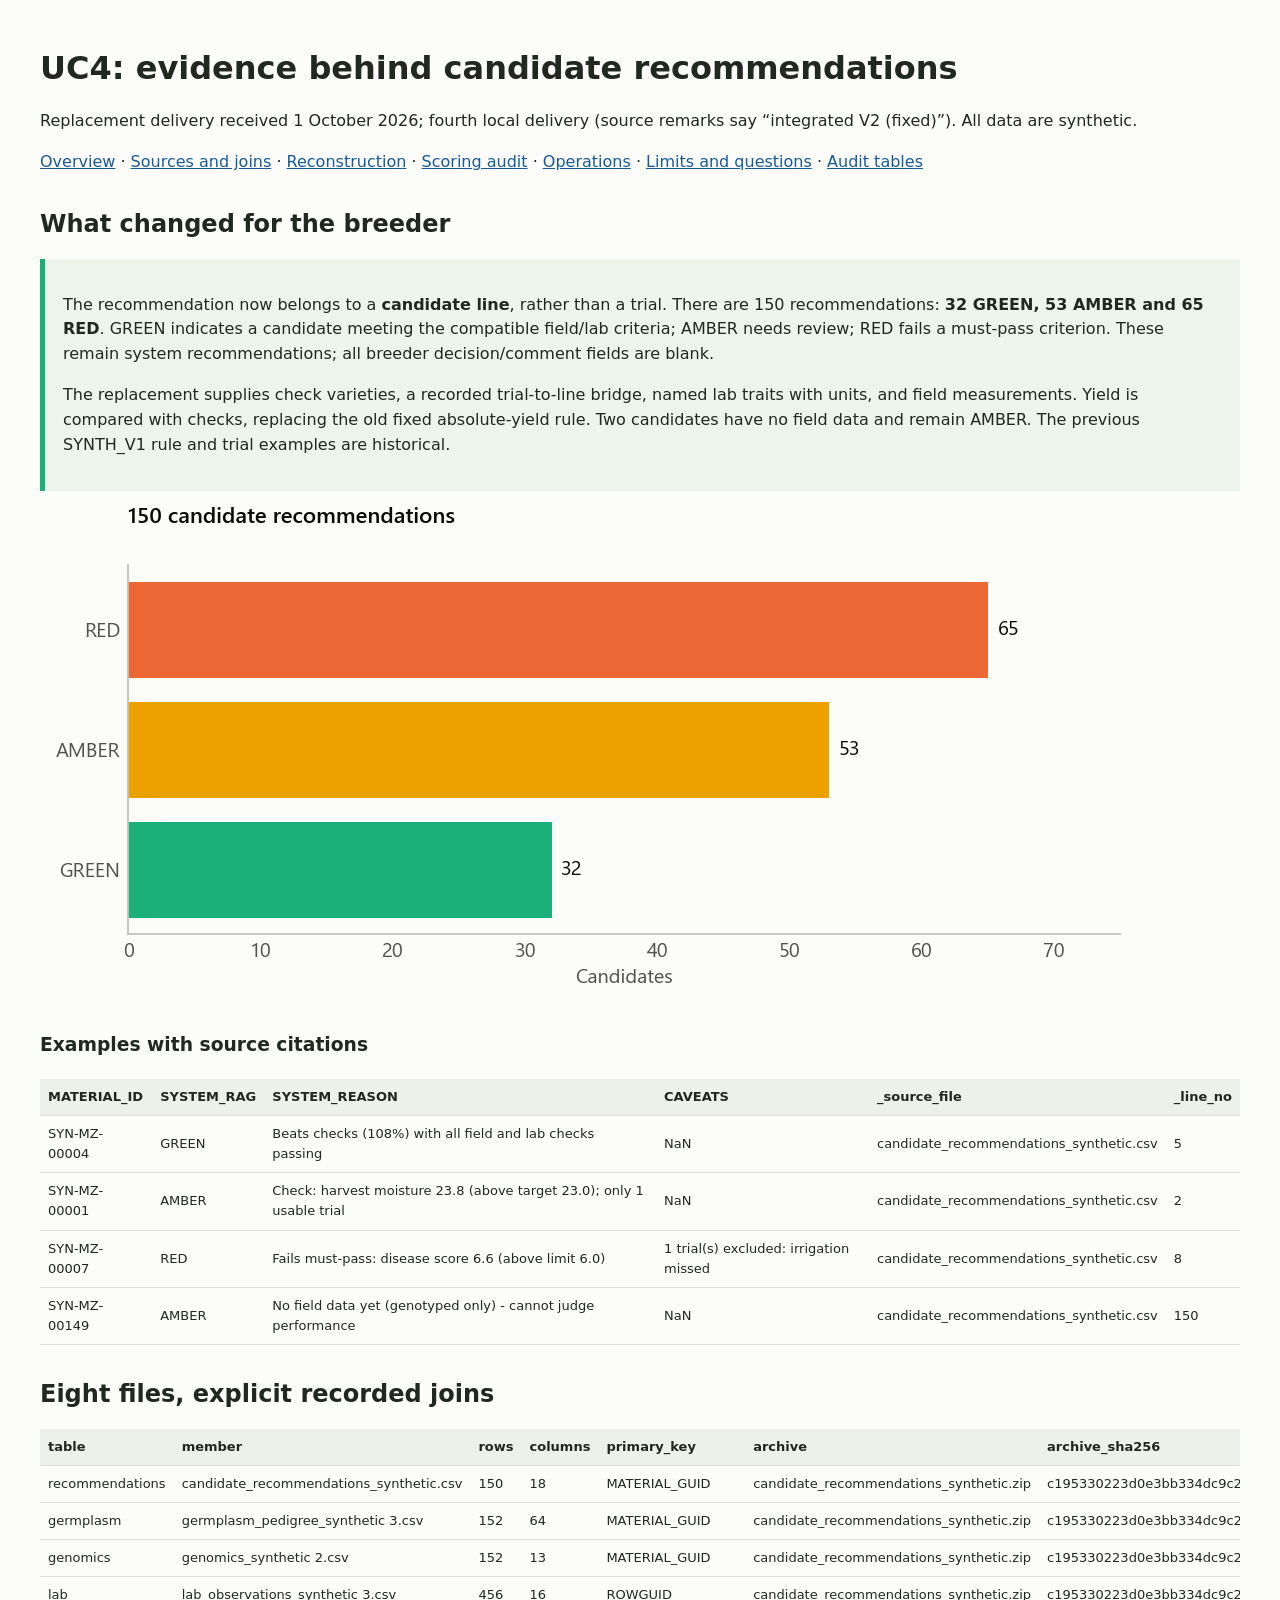
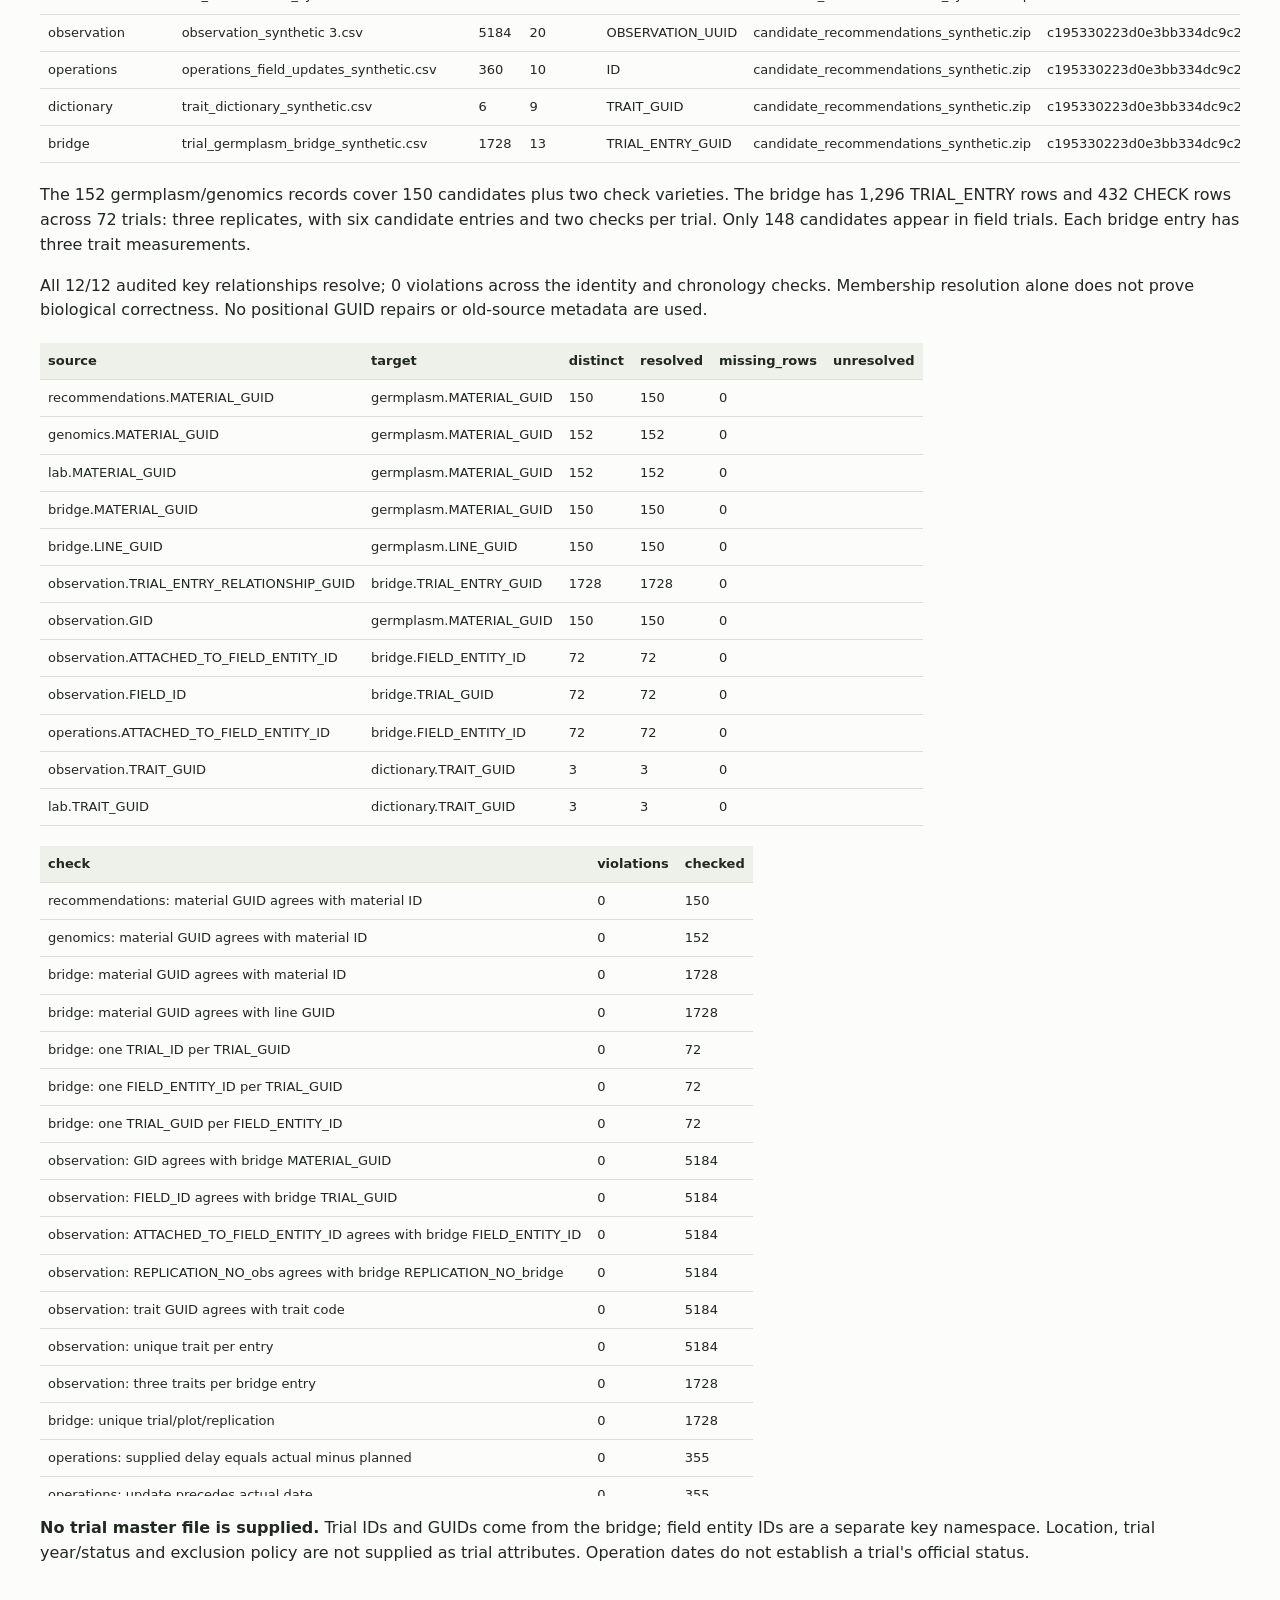
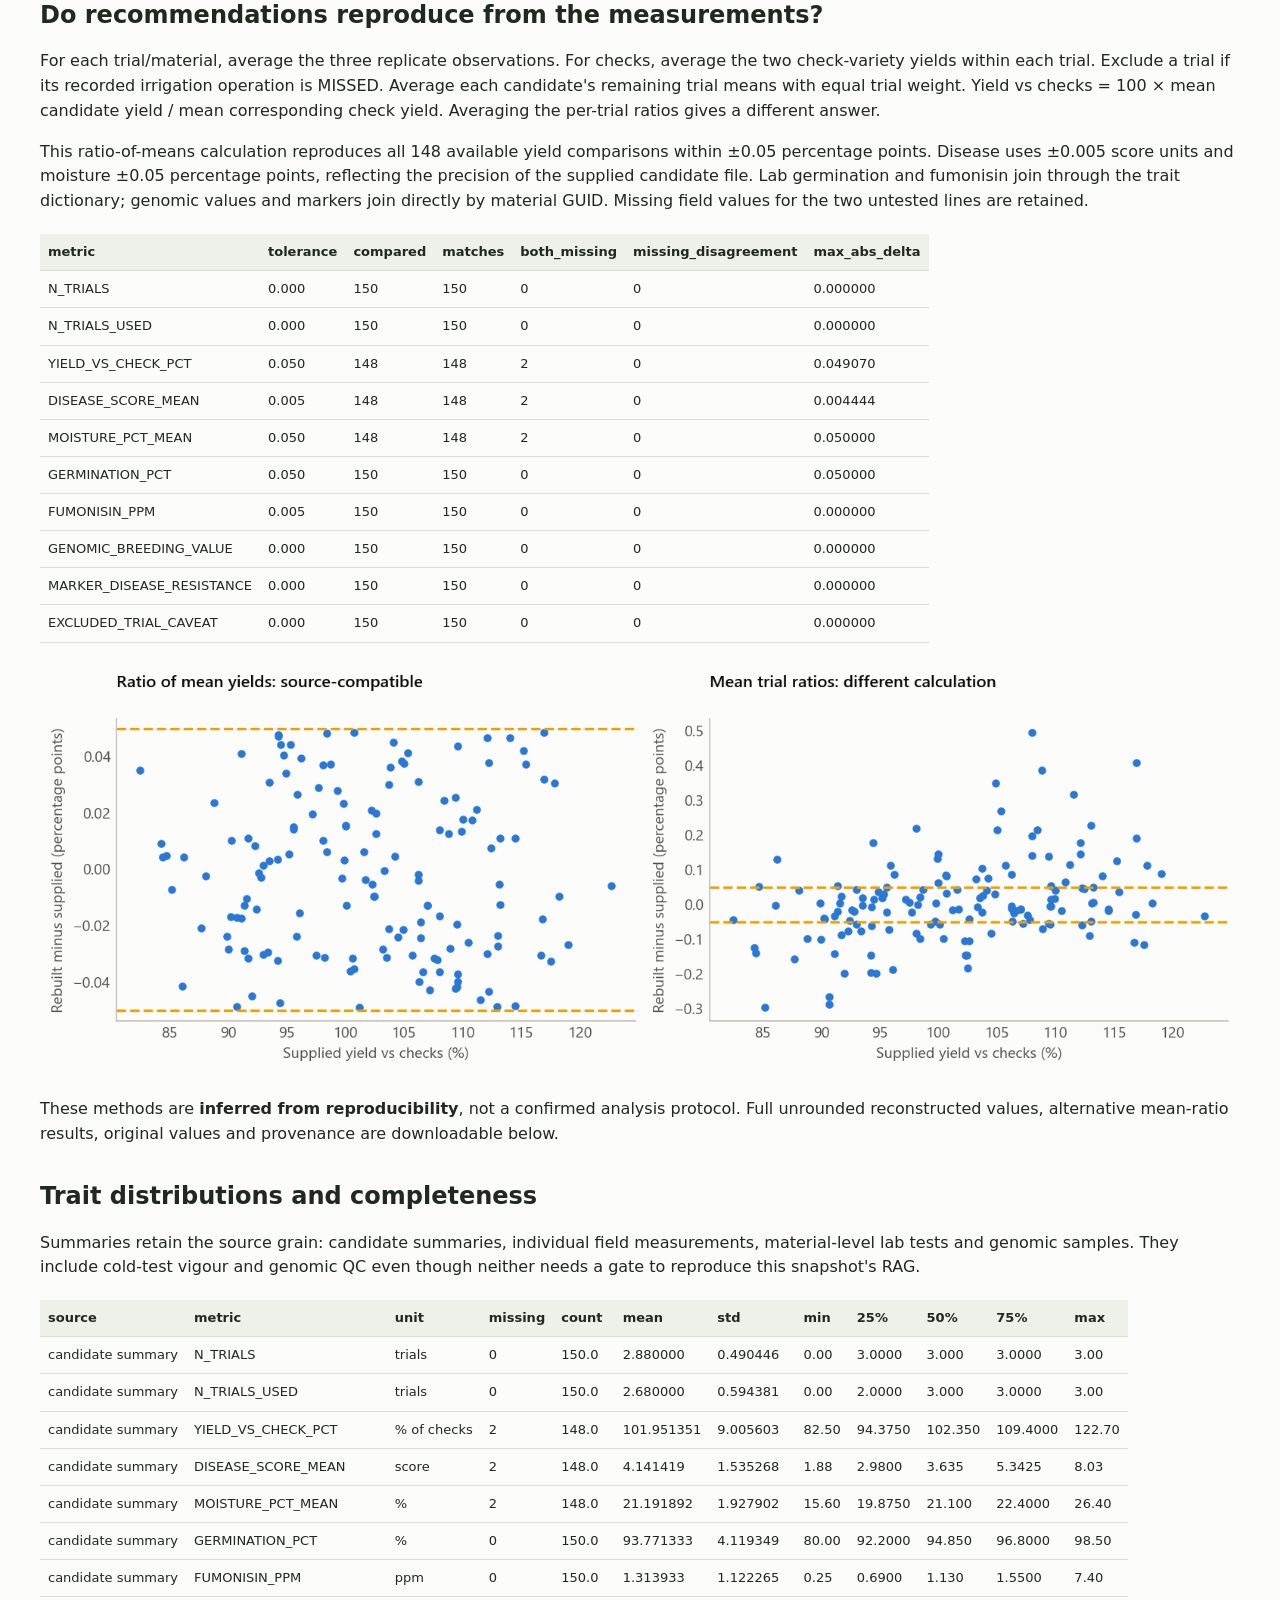
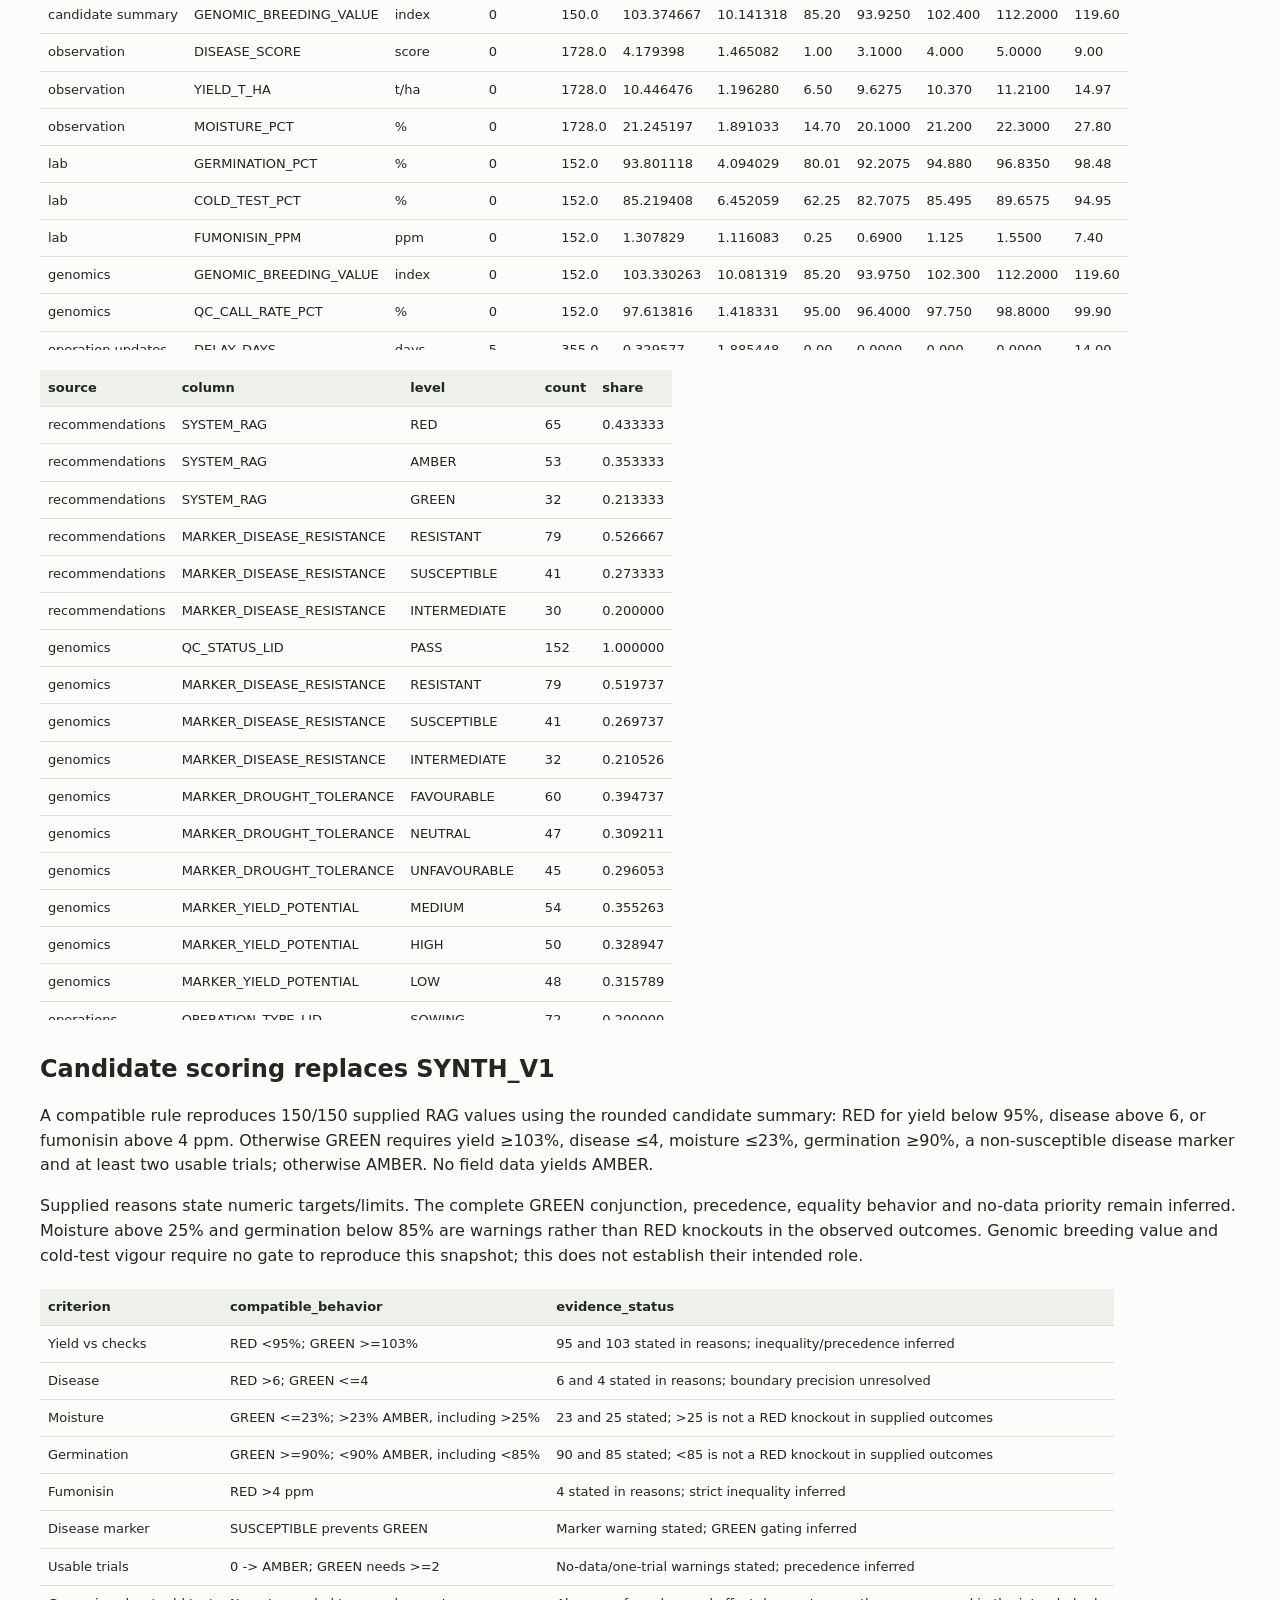
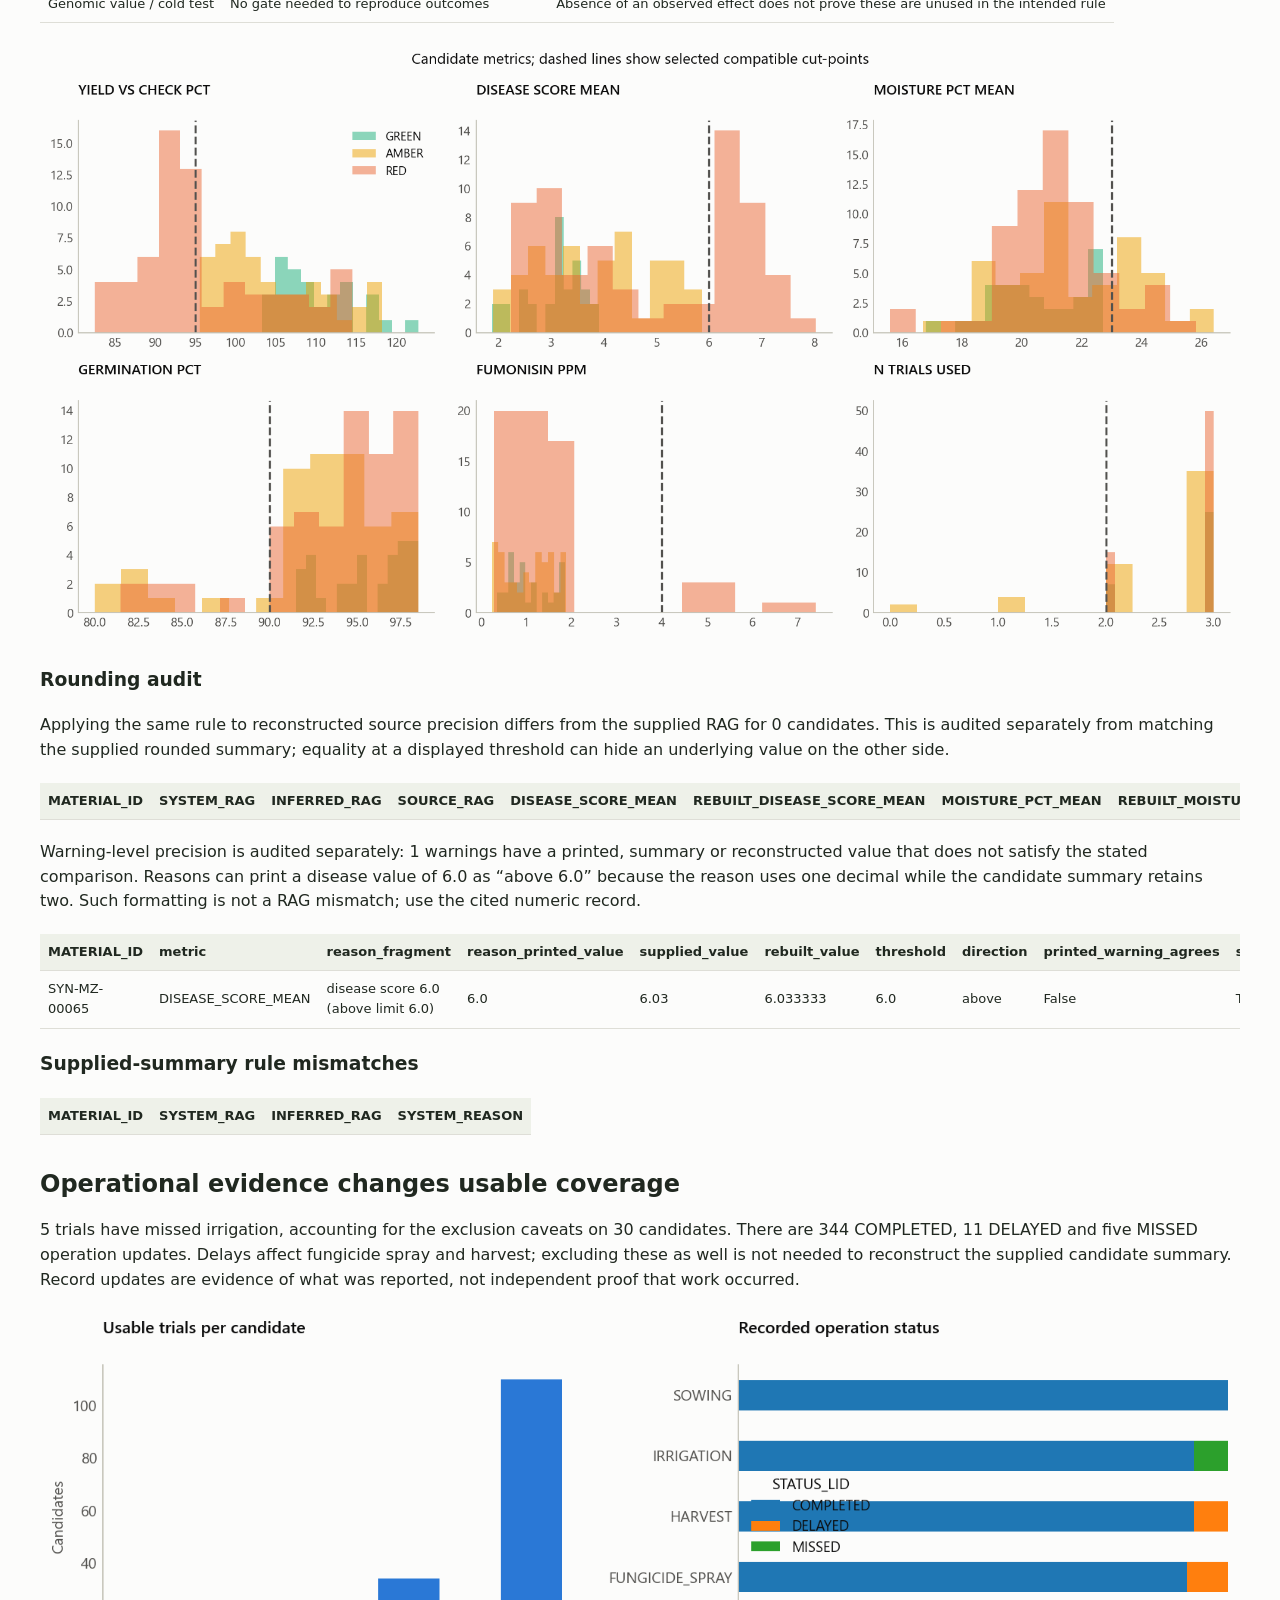
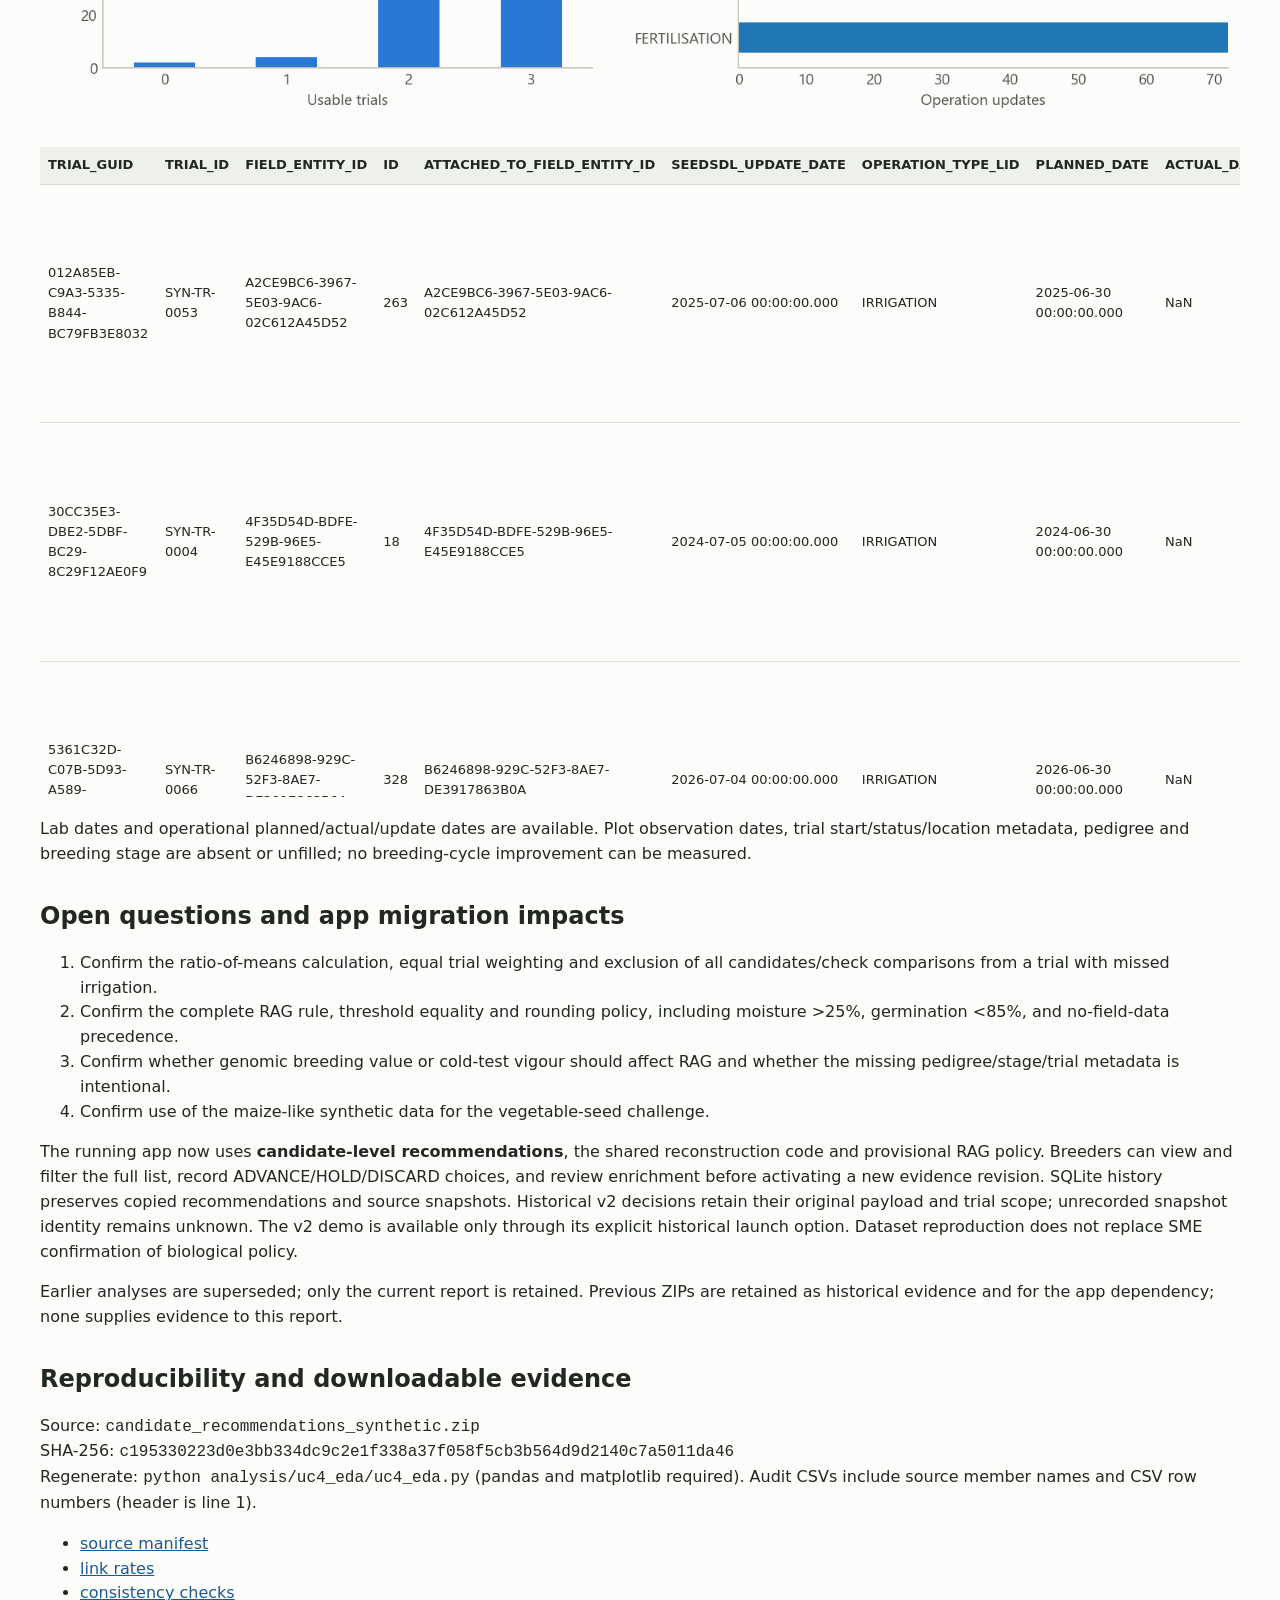
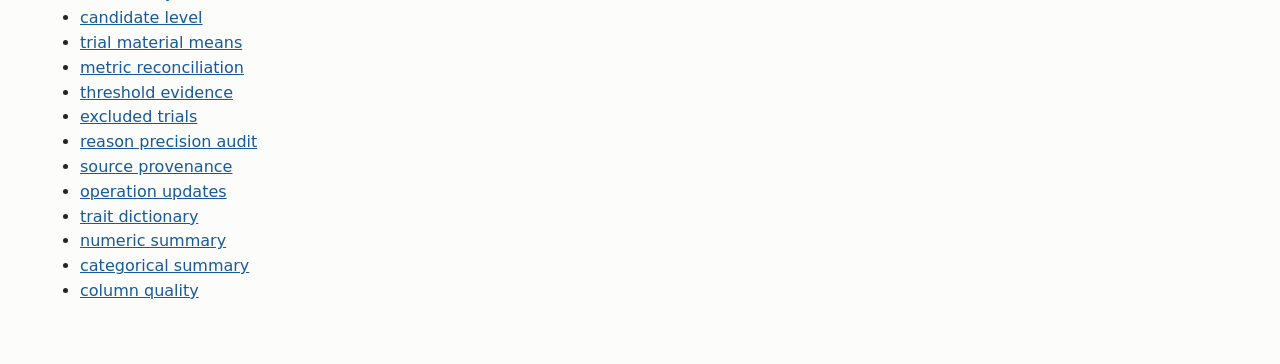
<file: analysis/uc4_eda/report.html>
<!doctype html><html lang="en"><head><meta charset="utf-8"><meta name="viewport" content="width=device-width, initial-scale=1">
<title>UC4 replacement candidate analysis</title><style>
body{font:16px/1.55 system-ui,sans-serif;color:#202820;background:#fcfcfb;max-width:1200px;margin:auto;padding:28px}
h1,h2{line-height:1.2}a{color:#175a97}table{border-collapse:collapse;font-size:13px;display:block;overflow:auto;margin:20px 0;max-height:650px}
th,td{padding:8px;border-bottom:1px solid #deded7;text-align:left}th{background:#eef1e9;position:sticky;top:0}img{max-width:100%;height:auto}
.brief{background:#edf4eb;border-left:5px solid #1baf7a;padding:18px}code{overflow-wrap:anywhere}section{margin:35px 0}
</style></head><body><h1>UC4: evidence behind candidate recommendations</h1>
<p>Replacement delivery received 1 October 2026; fourth local delivery (source remarks say “integrated V2 (fixed)”). All data are synthetic.</p>
<nav><a href="#overview">Overview</a> · <a href="#sources">Sources and joins</a> · <a href="#reconcile">Reconstruction</a> · <a href="#rules">Scoring audit</a> · <a href="#operations">Operations</a> · <a href="#limits">Limits and questions</a> · <a href="#downloads">Audit tables</a></nav>
<section id="overview"><h2>What changed for the breeder</h2><div class="brief">
<p>The recommendation now belongs to a <strong>candidate line</strong>, rather than a trial. There are 150 recommendations: <strong>32 GREEN, 53 AMBER and 65 RED</strong>. GREEN indicates a candidate meeting the compatible field/lab criteria; AMBER needs review; RED fails a must-pass criterion. These remain system recommendations; all breeder decision/comment fields are blank.</p>
<p>The replacement supplies check varieties, a recorded trial-to-line bridge, named lab traits with units, and field measurements. Yield is compared with checks, replacing the old fixed absolute-yield rule. Two candidates have no field data and remain AMBER. The previous SYNTH_V1 rule and trial examples are historical.</p></div>
<img alt="candidate verdicts" src="[data-uri]"><h3>Examples with source citations</h3><table class="dataframe">
  <thead>
    <tr style="text-align: right;">
      <th>MATERIAL_ID</th>
      <th>SYSTEM_RAG</th>
      <th>SYSTEM_REASON</th>
      <th>CAVEATS</th>
      <th>_source_file</th>
      <th>_line_no</th>
    </tr>
  </thead>
  <tbody>
    <tr>
      <td>SYN-MZ-00004</td>
      <td>GREEN</td>
      <td>Beats checks (108%) with all field and lab checks passing</td>
      <td>NaN</td>
      <td>candidate_recommendations_synthetic.csv</td>
      <td>5</td>
    </tr>
    <tr>
      <td>SYN-MZ-00001</td>
      <td>AMBER</td>
      <td>Check: harvest moisture 23.8 (above target 23.0); only 1 usable trial</td>
      <td>NaN</td>
      <td>candidate_recommendations_synthetic.csv</td>
      <td>2</td>
    </tr>
    <tr>
      <td>SYN-MZ-00007</td>
      <td>RED</td>
      <td>Fails must-pass: disease score 6.6 (above limit 6.0)</td>
      <td>1 trial(s) excluded: irrigation missed</td>
      <td>candidate_recommendations_synthetic.csv</td>
      <td>8</td>
    </tr>
    <tr>
      <td>SYN-MZ-00149</td>
      <td>AMBER</td>
      <td>No field data yet (genotyped only) - cannot judge performance</td>
      <td>NaN</td>
      <td>candidate_recommendations_synthetic.csv</td>
      <td>150</td>
    </tr>
  </tbody>
</table></section>
<section id="sources"><h2>Eight files, explicit recorded joins</h2><table class="dataframe">
  <thead>
    <tr style="text-align: right;">
      <th>table</th>
      <th>member</th>
      <th>rows</th>
      <th>columns</th>
      <th>primary_key</th>
      <th>archive</th>
      <th>archive_sha256</th>
    </tr>
  </thead>
  <tbody>
    <tr>
      <td>recommendations</td>
      <td>candidate_recommendations_synthetic.csv</td>
      <td>150</td>
      <td>18</td>
      <td>MATERIAL_GUID</td>
      <td>candidate_recommendations_synthetic.zip</td>
      <td>c195330223d0e3bb334dc9c2e1f338a37f058f5cb3b564d9d2140c7a5011da46</td>
    </tr>
    <tr>
      <td>germplasm</td>
      <td>germplasm_pedigree_synthetic 3.csv</td>
      <td>152</td>
      <td>64</td>
      <td>MATERIAL_GUID</td>
      <td>candidate_recommendations_synthetic.zip</td>
      <td>c195330223d0e3bb334dc9c2e1f338a37f058f5cb3b564d9d2140c7a5011da46</td>
    </tr>
    <tr>
      <td>genomics</td>
      <td>genomics_synthetic 2.csv</td>
      <td>152</td>
      <td>13</td>
      <td>MATERIAL_GUID</td>
      <td>candidate_recommendations_synthetic.zip</td>
      <td>c195330223d0e3bb334dc9c2e1f338a37f058f5cb3b564d9d2140c7a5011da46</td>
    </tr>
    <tr>
      <td>lab</td>
      <td>lab_observations_synthetic 3.csv</td>
      <td>456</td>
      <td>16</td>
      <td>ROWGUID</td>
      <td>candidate_recommendations_synthetic.zip</td>
      <td>c195330223d0e3bb334dc9c2e1f338a37f058f5cb3b564d9d2140c7a5011da46</td>
    </tr>
    <tr>
      <td>observation</td>
      <td>observation_synthetic 3.csv</td>
      <td>5184</td>
      <td>20</td>
      <td>OBSERVATION_UUID</td>
      <td>candidate_recommendations_synthetic.zip</td>
      <td>c195330223d0e3bb334dc9c2e1f338a37f058f5cb3b564d9d2140c7a5011da46</td>
    </tr>
    <tr>
      <td>operations</td>
      <td>operations_field_updates_synthetic.csv</td>
      <td>360</td>
      <td>10</td>
      <td>ID</td>
      <td>candidate_recommendations_synthetic.zip</td>
      <td>c195330223d0e3bb334dc9c2e1f338a37f058f5cb3b564d9d2140c7a5011da46</td>
    </tr>
    <tr>
      <td>dictionary</td>
      <td>trait_dictionary_synthetic.csv</td>
      <td>6</td>
      <td>9</td>
      <td>TRAIT_GUID</td>
      <td>candidate_recommendations_synthetic.zip</td>
      <td>c195330223d0e3bb334dc9c2e1f338a37f058f5cb3b564d9d2140c7a5011da46</td>
    </tr>
    <tr>
      <td>bridge</td>
      <td>trial_germplasm_bridge_synthetic.csv</td>
      <td>1728</td>
      <td>13</td>
      <td>TRIAL_ENTRY_GUID</td>
      <td>candidate_recommendations_synthetic.zip</td>
      <td>c195330223d0e3bb334dc9c2e1f338a37f058f5cb3b564d9d2140c7a5011da46</td>
    </tr>
  </tbody>
</table>
<p>The 152 germplasm/genomics records cover 150 candidates plus two check varieties. The bridge has 1,296 TRIAL_ENTRY rows and 432 CHECK rows across 72 trials: three replicates, with six candidate entries and two checks per trial. Only 148 candidates appear in field trials. Each bridge entry has three trait measurements.</p>
<p>All 12/12 audited key relationships resolve; 0 violations across the identity and chronology checks. Membership resolution alone does not prove biological correctness. No positional GUID repairs or old-source metadata are used.</p>
<table class="dataframe">
  <thead>
    <tr style="text-align: right;">
      <th>source</th>
      <th>target</th>
      <th>distinct</th>
      <th>resolved</th>
      <th>missing_rows</th>
      <th>unresolved</th>
    </tr>
  </thead>
  <tbody>
    <tr>
      <td>recommendations.MATERIAL_GUID</td>
      <td>germplasm.MATERIAL_GUID</td>
      <td>150</td>
      <td>150</td>
      <td>0</td>
      <td></td>
    </tr>
    <tr>
      <td>genomics.MATERIAL_GUID</td>
      <td>germplasm.MATERIAL_GUID</td>
      <td>152</td>
      <td>152</td>
      <td>0</td>
      <td></td>
    </tr>
    <tr>
      <td>lab.MATERIAL_GUID</td>
      <td>germplasm.MATERIAL_GUID</td>
      <td>152</td>
      <td>152</td>
      <td>0</td>
      <td></td>
    </tr>
    <tr>
      <td>bridge.MATERIAL_GUID</td>
      <td>germplasm.MATERIAL_GUID</td>
      <td>150</td>
      <td>150</td>
      <td>0</td>
      <td></td>
    </tr>
    <tr>
      <td>bridge.LINE_GUID</td>
      <td>germplasm.LINE_GUID</td>
      <td>150</td>
      <td>150</td>
      <td>0</td>
      <td></td>
    </tr>
    <tr>
      <td>observation.TRIAL_ENTRY_RELATIONSHIP_GUID</td>
      <td>bridge.TRIAL_ENTRY_GUID</td>
      <td>1728</td>
      <td>1728</td>
      <td>0</td>
      <td></td>
    </tr>
    <tr>
      <td>observation.GID</td>
      <td>germplasm.MATERIAL_GUID</td>
      <td>150</td>
      <td>150</td>
      <td>0</td>
      <td></td>
    </tr>
    <tr>
      <td>observation.ATTACHED_TO_FIELD_ENTITY_ID</td>
      <td>bridge.FIELD_ENTITY_ID</td>
      <td>72</td>
      <td>72</td>
      <td>0</td>
      <td></td>
    </tr>
    <tr>
      <td>observation.FIELD_ID</td>
      <td>bridge.TRIAL_GUID</td>
      <td>72</td>
      <td>72</td>
      <td>0</td>
      <td></td>
    </tr>
    <tr>
      <td>operations.ATTACHED_TO_FIELD_ENTITY_ID</td>
      <td>bridge.FIELD_ENTITY_ID</td>
      <td>72</td>
      <td>72</td>
      <td>0</td>
      <td></td>
    </tr>
    <tr>
      <td>observation.TRAIT_GUID</td>
      <td>dictionary.TRAIT_GUID</td>
      <td>3</td>
      <td>3</td>
      <td>0</td>
      <td></td>
    </tr>
    <tr>
      <td>lab.TRAIT_GUID</td>
      <td>dictionary.TRAIT_GUID</td>
      <td>3</td>
      <td>3</td>
      <td>0</td>
      <td></td>
    </tr>
  </tbody>
</table><table class="dataframe">
  <thead>
    <tr style="text-align: right;">
      <th>check</th>
      <th>violations</th>
      <th>checked</th>
    </tr>
  </thead>
  <tbody>
    <tr>
      <td>recommendations: material GUID agrees with material ID</td>
      <td>0</td>
      <td>150</td>
    </tr>
    <tr>
      <td>genomics: material GUID agrees with material ID</td>
      <td>0</td>
      <td>152</td>
    </tr>
    <tr>
      <td>bridge: material GUID agrees with material ID</td>
      <td>0</td>
      <td>1728</td>
    </tr>
    <tr>
      <td>bridge: material GUID agrees with line GUID</td>
      <td>0</td>
      <td>1728</td>
    </tr>
    <tr>
      <td>bridge: one TRIAL_ID per TRIAL_GUID</td>
      <td>0</td>
      <td>72</td>
    </tr>
    <tr>
      <td>bridge: one FIELD_ENTITY_ID per TRIAL_GUID</td>
      <td>0</td>
      <td>72</td>
    </tr>
    <tr>
      <td>bridge: one TRIAL_GUID per FIELD_ENTITY_ID</td>
      <td>0</td>
      <td>72</td>
    </tr>
    <tr>
      <td>observation: GID agrees with bridge MATERIAL_GUID</td>
      <td>0</td>
      <td>5184</td>
    </tr>
    <tr>
      <td>observation: FIELD_ID agrees with bridge TRIAL_GUID</td>
      <td>0</td>
      <td>5184</td>
    </tr>
    <tr>
      <td>observation: ATTACHED_TO_FIELD_ENTITY_ID agrees with bridge FIELD_ENTITY_ID</td>
      <td>0</td>
      <td>5184</td>
    </tr>
    <tr>
      <td>observation: REPLICATION_NO_obs agrees with bridge REPLICATION_NO_bridge</td>
      <td>0</td>
      <td>5184</td>
    </tr>
    <tr>
      <td>observation: trait GUID agrees with trait code</td>
      <td>0</td>
      <td>5184</td>
    </tr>
    <tr>
      <td>observation: unique trait per entry</td>
      <td>0</td>
      <td>5184</td>
    </tr>
    <tr>
      <td>observation: three traits per bridge entry</td>
      <td>0</td>
      <td>1728</td>
    </tr>
    <tr>
      <td>bridge: unique trial/plot/replication</td>
      <td>0</td>
      <td>1728</td>
    </tr>
    <tr>
      <td>operations: supplied delay equals actual minus planned</td>
      <td>0</td>
      <td>355</td>
    </tr>
    <tr>
      <td>operations: update precedes actual date</td>
      <td>0</td>
      <td>355</td>
    </tr>
    <tr>
      <td>operations: missed operation has actual date</td>
      <td>0</td>
      <td>5</td>
    </tr>
    <tr>
      <td>operations: completed/delayed operation lacks actual date</td>
      <td>0</td>
      <td>355</td>
    </tr>
    <tr>
      <td>operations: completed operation has nonzero delay</td>
      <td>0</td>
      <td>344</td>
    </tr>
    <tr>
      <td>operations: delayed operation lacks positive delay</td>
      <td>0</td>
      <td>11</td>
    </tr>
    <tr>
      <td>lab: unique material/trait</td>
      <td>0</td>
      <td>456</td>
    </tr>
  </tbody>
</table>
<p><strong>No trial master file is supplied.</strong> Trial IDs and GUIDs come from the bridge; field entity IDs are a separate key namespace. Location, trial year/status and exclusion policy are not supplied as trial attributes. Operation dates do not establish a trial's official status.</p></section>
<section id="reconcile"><h2>Do recommendations reproduce from the measurements?</h2>
<p>For each trial/material, average the three replicate observations. For checks, average the two check-variety yields within each trial. Exclude a trial if its recorded irrigation operation is MISSED. Average each candidate's remaining trial means with equal trial weight. Yield vs checks = 100 × mean candidate yield / mean corresponding check yield. Averaging the per-trial ratios gives a different answer.</p>
<p>This ratio-of-means calculation reproduces all 148 available yield comparisons within ±0.05 percentage points. Disease uses ±0.005 score units and moisture ±0.05 percentage points, reflecting the precision of the supplied candidate file. Lab germination and fumonisin join through the trait dictionary; genomic values and markers join directly by material GUID. Missing field values for the two untested lines are retained.</p>
<table class="dataframe">
  <thead>
    <tr style="text-align: right;">
      <th>metric</th>
      <th>tolerance</th>
      <th>compared</th>
      <th>matches</th>
      <th>both_missing</th>
      <th>missing_disagreement</th>
      <th>max_abs_delta</th>
    </tr>
  </thead>
  <tbody>
    <tr>
      <td>N_TRIALS</td>
      <td>0.000</td>
      <td>150</td>
      <td>150</td>
      <td>0</td>
      <td>0</td>
      <td>0.000000</td>
    </tr>
    <tr>
      <td>N_TRIALS_USED</td>
      <td>0.000</td>
      <td>150</td>
      <td>150</td>
      <td>0</td>
      <td>0</td>
      <td>0.000000</td>
    </tr>
    <tr>
      <td>YIELD_VS_CHECK_PCT</td>
      <td>0.050</td>
      <td>148</td>
      <td>148</td>
      <td>2</td>
      <td>0</td>
      <td>0.049070</td>
    </tr>
    <tr>
      <td>DISEASE_SCORE_MEAN</td>
      <td>0.005</td>
      <td>148</td>
      <td>148</td>
      <td>2</td>
      <td>0</td>
      <td>0.004444</td>
    </tr>
    <tr>
      <td>MOISTURE_PCT_MEAN</td>
      <td>0.050</td>
      <td>148</td>
      <td>148</td>
      <td>2</td>
      <td>0</td>
      <td>0.050000</td>
    </tr>
    <tr>
      <td>GERMINATION_PCT</td>
      <td>0.050</td>
      <td>150</td>
      <td>150</td>
      <td>0</td>
      <td>0</td>
      <td>0.050000</td>
    </tr>
    <tr>
      <td>FUMONISIN_PPM</td>
      <td>0.005</td>
      <td>150</td>
      <td>150</td>
      <td>0</td>
      <td>0</td>
      <td>0.000000</td>
    </tr>
    <tr>
      <td>GENOMIC_BREEDING_VALUE</td>
      <td>0.000</td>
      <td>150</td>
      <td>150</td>
      <td>0</td>
      <td>0</td>
      <td>0.000000</td>
    </tr>
    <tr>
      <td>MARKER_DISEASE_RESISTANCE</td>
      <td>0.000</td>
      <td>150</td>
      <td>150</td>
      <td>0</td>
      <td>0</td>
      <td>0.000000</td>
    </tr>
    <tr>
      <td>EXCLUDED_TRIAL_CAVEAT</td>
      <td>0.000</td>
      <td>150</td>
      <td>150</td>
      <td>0</td>
      <td>0</td>
      <td>0.000000</td>
    </tr>
  </tbody>
</table><img alt="candidate yield reconciliation" src="[data-uri]">
<p>These methods are <strong>inferred from reproducibility</strong>, not a confirmed analysis protocol. Full unrounded reconstructed values, alternative mean-ratio results, original values and provenance are downloadable below.</p></section>
<section id="distributions"><h2>Trait distributions and completeness</h2>
<p>Summaries retain the source grain: candidate summaries, individual field measurements, material-level lab tests and genomic samples. They include cold-test vigour and genomic QC even though neither needs a gate to reproduce this snapshot's RAG.</p>
<table class="dataframe">
  <thead>
    <tr style="text-align: right;">
      <th>source</th>
      <th>metric</th>
      <th>unit</th>
      <th>missing</th>
      <th>count</th>
      <th>mean</th>
      <th>std</th>
      <th>min</th>
      <th>25%</th>
      <th>50%</th>
      <th>75%</th>
      <th>max</th>
    </tr>
  </thead>
  <tbody>
    <tr>
      <td>candidate summary</td>
      <td>N_TRIALS</td>
      <td>trials</td>
      <td>0</td>
      <td>150.0</td>
      <td>2.880000</td>
      <td>0.490446</td>
      <td>0.00</td>
      <td>3.0000</td>
      <td>3.000</td>
      <td>3.0000</td>
      <td>3.00</td>
    </tr>
    <tr>
      <td>candidate summary</td>
      <td>N_TRIALS_USED</td>
      <td>trials</td>
      <td>0</td>
      <td>150.0</td>
      <td>2.680000</td>
      <td>0.594381</td>
      <td>0.00</td>
      <td>2.0000</td>
      <td>3.000</td>
      <td>3.0000</td>
      <td>3.00</td>
    </tr>
    <tr>
      <td>candidate summary</td>
      <td>YIELD_VS_CHECK_PCT</td>
      <td>% of checks</td>
      <td>2</td>
      <td>148.0</td>
      <td>101.951351</td>
      <td>9.005603</td>
      <td>82.50</td>
      <td>94.3750</td>
      <td>102.350</td>
      <td>109.4000</td>
      <td>122.70</td>
    </tr>
    <tr>
      <td>candidate summary</td>
      <td>DISEASE_SCORE_MEAN</td>
      <td>score</td>
      <td>2</td>
      <td>148.0</td>
      <td>4.141419</td>
      <td>1.535268</td>
      <td>1.88</td>
      <td>2.9800</td>
      <td>3.635</td>
      <td>5.3425</td>
      <td>8.03</td>
    </tr>
    <tr>
      <td>candidate summary</td>
      <td>MOISTURE_PCT_MEAN</td>
      <td>%</td>
      <td>2</td>
      <td>148.0</td>
      <td>21.191892</td>
      <td>1.927902</td>
      <td>15.60</td>
      <td>19.8750</td>
      <td>21.100</td>
      <td>22.4000</td>
      <td>26.40</td>
    </tr>
    <tr>
      <td>candidate summary</td>
      <td>GERMINATION_PCT</td>
      <td>%</td>
      <td>0</td>
      <td>150.0</td>
      <td>93.771333</td>
      <td>4.119349</td>
      <td>80.00</td>
      <td>92.2000</td>
      <td>94.850</td>
      <td>96.8000</td>
      <td>98.50</td>
    </tr>
    <tr>
      <td>candidate summary</td>
      <td>FUMONISIN_PPM</td>
      <td>ppm</td>
      <td>0</td>
      <td>150.0</td>
      <td>1.313933</td>
      <td>1.122265</td>
      <td>0.25</td>
      <td>0.6900</td>
      <td>1.130</td>
      <td>1.5500</td>
      <td>7.40</td>
    </tr>
    <tr>
      <td>candidate summary</td>
      <td>GENOMIC_BREEDING_VALUE</td>
      <td>index</td>
      <td>0</td>
      <td>150.0</td>
      <td>103.374667</td>
      <td>10.141318</td>
      <td>85.20</td>
      <td>93.9250</td>
      <td>102.400</td>
      <td>112.2000</td>
      <td>119.60</td>
    </tr>
    <tr>
      <td>observation</td>
      <td>DISEASE_SCORE</td>
      <td>score</td>
      <td>0</td>
      <td>1728.0</td>
      <td>4.179398</td>
      <td>1.465082</td>
      <td>1.00</td>
      <td>3.1000</td>
      <td>4.000</td>
      <td>5.0000</td>
      <td>9.00</td>
    </tr>
    <tr>
      <td>observation</td>
      <td>YIELD_T_HA</td>
      <td>t/ha</td>
      <td>0</td>
      <td>1728.0</td>
      <td>10.446476</td>
      <td>1.196280</td>
      <td>6.50</td>
      <td>9.6275</td>
      <td>10.370</td>
      <td>11.2100</td>
      <td>14.97</td>
    </tr>
    <tr>
      <td>observation</td>
      <td>MOISTURE_PCT</td>
      <td>%</td>
      <td>0</td>
      <td>1728.0</td>
      <td>21.245197</td>
      <td>1.891033</td>
      <td>14.70</td>
      <td>20.1000</td>
      <td>21.200</td>
      <td>22.3000</td>
      <td>27.80</td>
    </tr>
    <tr>
      <td>lab</td>
      <td>GERMINATION_PCT</td>
      <td>%</td>
      <td>0</td>
      <td>152.0</td>
      <td>93.801118</td>
      <td>4.094029</td>
      <td>80.01</td>
      <td>92.2075</td>
      <td>94.880</td>
      <td>96.8350</td>
      <td>98.48</td>
    </tr>
    <tr>
      <td>lab</td>
      <td>COLD_TEST_PCT</td>
      <td>%</td>
      <td>0</td>
      <td>152.0</td>
      <td>85.219408</td>
      <td>6.452059</td>
      <td>62.25</td>
      <td>82.7075</td>
      <td>85.495</td>
      <td>89.6575</td>
      <td>94.95</td>
    </tr>
    <tr>
      <td>lab</td>
      <td>FUMONISIN_PPM</td>
      <td>ppm</td>
      <td>0</td>
      <td>152.0</td>
      <td>1.307829</td>
      <td>1.116083</td>
      <td>0.25</td>
      <td>0.6900</td>
      <td>1.125</td>
      <td>1.5500</td>
      <td>7.40</td>
    </tr>
    <tr>
      <td>genomics</td>
      <td>GENOMIC_BREEDING_VALUE</td>
      <td>index</td>
      <td>0</td>
      <td>152.0</td>
      <td>103.330263</td>
      <td>10.081319</td>
      <td>85.20</td>
      <td>93.9750</td>
      <td>102.300</td>
      <td>112.2000</td>
      <td>119.60</td>
    </tr>
    <tr>
      <td>genomics</td>
      <td>QC_CALL_RATE_PCT</td>
      <td>%</td>
      <td>0</td>
      <td>152.0</td>
      <td>97.613816</td>
      <td>1.418331</td>
      <td>95.00</td>
      <td>96.4000</td>
      <td>97.750</td>
      <td>98.8000</td>
      <td>99.90</td>
    </tr>
    <tr>
      <td>operation updates</td>
      <td>DELAY_DAYS</td>
      <td>days</td>
      <td>5</td>
      <td>355.0</td>
      <td>0.329577</td>
      <td>1.885448</td>
      <td>0.00</td>
      <td>0.0000</td>
      <td>0.000</td>
      <td>0.0000</td>
      <td>14.00</td>
    </tr>
  </tbody>
</table><table class="dataframe">
  <thead>
    <tr style="text-align: right;">
      <th>source</th>
      <th>column</th>
      <th>level</th>
      <th>count</th>
      <th>share</th>
    </tr>
  </thead>
  <tbody>
    <tr>
      <td>recommendations</td>
      <td>SYSTEM_RAG</td>
      <td>RED</td>
      <td>65</td>
      <td>0.433333</td>
    </tr>
    <tr>
      <td>recommendations</td>
      <td>SYSTEM_RAG</td>
      <td>AMBER</td>
      <td>53</td>
      <td>0.353333</td>
    </tr>
    <tr>
      <td>recommendations</td>
      <td>SYSTEM_RAG</td>
      <td>GREEN</td>
      <td>32</td>
      <td>0.213333</td>
    </tr>
    <tr>
      <td>recommendations</td>
      <td>MARKER_DISEASE_RESISTANCE</td>
      <td>RESISTANT</td>
      <td>79</td>
      <td>0.526667</td>
    </tr>
    <tr>
      <td>recommendations</td>
      <td>MARKER_DISEASE_RESISTANCE</td>
      <td>SUSCEPTIBLE</td>
      <td>41</td>
      <td>0.273333</td>
    </tr>
    <tr>
      <td>recommendations</td>
      <td>MARKER_DISEASE_RESISTANCE</td>
      <td>INTERMEDIATE</td>
      <td>30</td>
      <td>0.200000</td>
    </tr>
    <tr>
      <td>genomics</td>
      <td>QC_STATUS_LID</td>
      <td>PASS</td>
      <td>152</td>
      <td>1.000000</td>
    </tr>
    <tr>
      <td>genomics</td>
      <td>MARKER_DISEASE_RESISTANCE</td>
      <td>RESISTANT</td>
      <td>79</td>
      <td>0.519737</td>
    </tr>
    <tr>
      <td>genomics</td>
      <td>MARKER_DISEASE_RESISTANCE</td>
      <td>SUSCEPTIBLE</td>
      <td>41</td>
      <td>0.269737</td>
    </tr>
    <tr>
      <td>genomics</td>
      <td>MARKER_DISEASE_RESISTANCE</td>
      <td>INTERMEDIATE</td>
      <td>32</td>
      <td>0.210526</td>
    </tr>
    <tr>
      <td>genomics</td>
      <td>MARKER_DROUGHT_TOLERANCE</td>
      <td>FAVOURABLE</td>
      <td>60</td>
      <td>0.394737</td>
    </tr>
    <tr>
      <td>genomics</td>
      <td>MARKER_DROUGHT_TOLERANCE</td>
      <td>NEUTRAL</td>
      <td>47</td>
      <td>0.309211</td>
    </tr>
    <tr>
      <td>genomics</td>
      <td>MARKER_DROUGHT_TOLERANCE</td>
      <td>UNFAVOURABLE</td>
      <td>45</td>
      <td>0.296053</td>
    </tr>
    <tr>
      <td>genomics</td>
      <td>MARKER_YIELD_POTENTIAL</td>
      <td>MEDIUM</td>
      <td>54</td>
      <td>0.355263</td>
    </tr>
    <tr>
      <td>genomics</td>
      <td>MARKER_YIELD_POTENTIAL</td>
      <td>HIGH</td>
      <td>50</td>
      <td>0.328947</td>
    </tr>
    <tr>
      <td>genomics</td>
      <td>MARKER_YIELD_POTENTIAL</td>
      <td>LOW</td>
      <td>48</td>
      <td>0.315789</td>
    </tr>
    <tr>
      <td>operations</td>
      <td>OPERATION_TYPE_LID</td>
      <td>SOWING</td>
      <td>72</td>
      <td>0.200000</td>
    </tr>
    <tr>
      <td>operations</td>
      <td>OPERATION_TYPE_LID</td>
      <td>FERTILISATION</td>
      <td>72</td>
      <td>0.200000</td>
    </tr>
    <tr>
      <td>operations</td>
      <td>OPERATION_TYPE_LID</td>
      <td>IRRIGATION</td>
      <td>72</td>
      <td>0.200000</td>
    </tr>
    <tr>
      <td>operations</td>
      <td>OPERATION_TYPE_LID</td>
      <td>FUNGICIDE_SPRAY</td>
      <td>72</td>
      <td>0.200000</td>
    </tr>
    <tr>
      <td>operations</td>
      <td>OPERATION_TYPE_LID</td>
      <td>HARVEST</td>
      <td>72</td>
      <td>0.200000</td>
    </tr>
    <tr>
      <td>operations</td>
      <td>STATUS_LID</td>
      <td>COMPLETED</td>
      <td>344</td>
      <td>0.955556</td>
    </tr>
    <tr>
      <td>operations</td>
      <td>STATUS_LID</td>
      <td>DELAYED</td>
      <td>11</td>
      <td>0.030556</td>
    </tr>
    <tr>
      <td>operations</td>
      <td>STATUS_LID</td>
      <td>MISSED</td>
      <td>5</td>
      <td>0.013889</td>
    </tr>
    <tr>
      <td>operations</td>
      <td>RECORDED_VIA</td>
      <td>PAPER</td>
      <td>124</td>
      <td>0.344444</td>
    </tr>
    <tr>
      <td>operations</td>
      <td>RECORDED_VIA</td>
      <td>EXCEL</td>
      <td>122</td>
      <td>0.338889</td>
    </tr>
    <tr>
      <td>operations</td>
      <td>RECORDED_VIA</td>
      <td>FIELD_APP</td>
      <td>98</td>
      <td>0.272222</td>
    </tr>
    <tr>
      <td>operations</td>
      <td>RECORDED_VIA</td>
      <td>WHATSAPP</td>
      <td>11</td>
      <td>0.030556</td>
    </tr>
    <tr>
      <td>operations</td>
      <td>RECORDED_VIA</td>
      <td>PDF_REPORT</td>
      <td>5</td>
      <td>0.013889</td>
    </tr>
    <tr>
      <td>bridge</td>
      <td>ENTRY_ROLE_LID</td>
      <td>TRIAL_ENTRY</td>
      <td>1296</td>
      <td>0.750000</td>
    </tr>
    <tr>
      <td>bridge</td>
      <td>ENTRY_ROLE_LID</td>
      <td>CHECK</td>
      <td>432</td>
      <td>0.250000</td>
    </tr>
  </tbody>
</table></section>
<section id="rules"><h2>Candidate scoring replaces SYNTH_V1</h2>
<p>A compatible rule reproduces 150/150 supplied RAG values using the rounded candidate summary: RED for yield below 95%, disease above 6, or fumonisin above 4 ppm. Otherwise GREEN requires yield ≥103%, disease ≤4, moisture ≤23%, germination ≥90%, a non-susceptible disease marker and at least two usable trials; otherwise AMBER. No field data yields AMBER.</p>
<p>Supplied reasons state numeric targets/limits. The complete GREEN conjunction, precedence, equality behavior and no-data priority remain inferred. Moisture above 25% and germination below 85% are warnings rather than RED knockouts in the observed outcomes. Genomic breeding value and cold-test vigour require no gate to reproduce this snapshot; this does not establish their intended role.</p>
<table class="dataframe">
  <thead>
    <tr style="text-align: right;">
      <th>criterion</th>
      <th>compatible_behavior</th>
      <th>evidence_status</th>
    </tr>
  </thead>
  <tbody>
    <tr>
      <td>Yield vs checks</td>
      <td>RED &lt;95%; GREEN &gt;=103%</td>
      <td>95 and 103 stated in reasons; inequality/precedence inferred</td>
    </tr>
    <tr>
      <td>Disease</td>
      <td>RED &gt;6; GREEN &lt;=4</td>
      <td>6 and 4 stated in reasons; boundary precision unresolved</td>
    </tr>
    <tr>
      <td>Moisture</td>
      <td>GREEN &lt;=23%; &gt;23% AMBER, including &gt;25%</td>
      <td>23 and 25 stated; &gt;25 is not a RED knockout in supplied outcomes</td>
    </tr>
    <tr>
      <td>Germination</td>
      <td>GREEN &gt;=90%; &lt;90% AMBER, including &lt;85%</td>
      <td>90 and 85 stated; &lt;85 is not a RED knockout in supplied outcomes</td>
    </tr>
    <tr>
      <td>Fumonisin</td>
      <td>RED &gt;4 ppm</td>
      <td>4 stated in reasons; strict inequality inferred</td>
    </tr>
    <tr>
      <td>Disease marker</td>
      <td>SUSCEPTIBLE prevents GREEN</td>
      <td>Marker warning stated; GREEN gating inferred</td>
    </tr>
    <tr>
      <td>Usable trials</td>
      <td>0 -&gt; AMBER; GREEN needs &gt;=2</td>
      <td>No-data/one-trial warnings stated; precedence inferred</td>
    </tr>
    <tr>
      <td>Genomic value / cold test</td>
      <td>No gate needed to reproduce outcomes</td>
      <td>Absence of an observed effect does not prove these are unused in the intended rule</td>
    </tr>
  </tbody>
</table><img alt="candidate metrics" src="[data-uri]">
<h3>Rounding audit</h3><p>Applying the same rule to reconstructed source precision differs from the supplied RAG for 0 candidates. This is audited separately from matching the supplied rounded summary; equality at a displayed threshold can hide an underlying value on the other side.</p>
<table class="dataframe">
  <thead>
    <tr style="text-align: right;">
      <th>MATERIAL_ID</th>
      <th>SYSTEM_RAG</th>
      <th>INFERRED_RAG</th>
      <th>SOURCE_RAG</th>
      <th>DISEASE_SCORE_MEAN</th>
      <th>REBUILT_DISEASE_SCORE_MEAN</th>
      <th>MOISTURE_PCT_MEAN</th>
      <th>REBUILT_MOISTURE_PCT_MEAN</th>
    </tr>
  </thead>
  <tbody>
  </tbody>
</table>
<p>Warning-level precision is audited separately: 1 warnings have a printed, summary or reconstructed value that does not satisfy the stated comparison. Reasons can print a disease value of 6.0 as “above 6.0” because the reason uses one decimal while the candidate summary retains two. Such formatting is not a RAG mismatch; use the cited numeric record.</p>
<table class="dataframe">
  <thead>
    <tr style="text-align: right;">
      <th>MATERIAL_ID</th>
      <th>metric</th>
      <th>reason_fragment</th>
      <th>reason_printed_value</th>
      <th>supplied_value</th>
      <th>rebuilt_value</th>
      <th>threshold</th>
      <th>direction</th>
      <th>printed_warning_agrees</th>
      <th>supplied_warning_agrees</th>
      <th>rebuilt_warning_agrees</th>
      <th>_source_file</th>
      <th>_line_no</th>
    </tr>
  </thead>
  <tbody>
    <tr>
      <td>SYN-MZ-00065</td>
      <td>DISEASE_SCORE_MEAN</td>
      <td>disease score 6.0 (above limit 6.0)</td>
      <td>6.0</td>
      <td>6.03</td>
      <td>6.033333</td>
      <td>6.0</td>
      <td>above</td>
      <td>False</td>
      <td>True</td>
      <td>True</td>
      <td>candidate_recommendations_synthetic.csv</td>
      <td>66</td>
    </tr>
  </tbody>
</table>
<h3>Supplied-summary rule mismatches</h3><table class="dataframe">
  <thead>
    <tr style="text-align: right;">
      <th>MATERIAL_ID</th>
      <th>SYSTEM_RAG</th>
      <th>INFERRED_RAG</th>
      <th>SYSTEM_REASON</th>
    </tr>
  </thead>
  <tbody>
  </tbody>
</table></section>
<section id="operations"><h2>Operational evidence changes usable coverage</h2>
<p>5 trials have missed irrigation, accounting for the exclusion caveats on 30 candidates. There are 344 COMPLETED, 11 DELAYED and five MISSED operation updates. Delays affect fungicide spray and harvest; excluding these as well is not needed to reconstruct the supplied candidate summary. Record updates are evidence of what was reported, not independent proof that work occurred.</p>
<img alt="candidate coverage operations" src="[data-uri]"><table class="dataframe">
  <thead>
    <tr style="text-align: right;">
      <th>TRIAL_GUID</th>
      <th>TRIAL_ID</th>
      <th>FIELD_ENTITY_ID</th>
      <th>ID</th>
      <th>ATTACHED_TO_FIELD_ENTITY_ID</th>
      <th>SEEDSDL_UPDATE_DATE</th>
      <th>OPERATION_TYPE_LID</th>
      <th>PLANNED_DATE</th>
      <th>ACTUAL_DATE</th>
      <th>STATUS_LID</th>
      <th>DELAY_DAYS</th>
      <th>RECORDED_VIA</th>
      <th>REMARK</th>
      <th>_source_file</th>
      <th>_line_no</th>
    </tr>
  </thead>
  <tbody>
    <tr>
      <td>012A85EB-C9A3-5335-B844-BC79FB3E8032</td>
      <td>SYN-TR-0053</td>
      <td>A2CE9BC6-3967-5E03-9AC6-02C612A45D52</td>
      <td>263</td>
      <td>A2CE9BC6-3967-5E03-9AC6-02C612A45D52</td>
      <td>2025-07-06 00:00:00.000</td>
      <td>IRRIGATION</td>
      <td>2025-06-30 00:00:00.000</td>
      <td>NaN</td>
      <td>MISSED</td>
      <td>NaN</td>
      <td>WHATSAPP</td>
      <td>SYNTHETIC — integrated V2 (fixed); Pump failure, irrigation not applied during flowering</td>
      <td>operations_field_updates_synthetic.csv</td>
      <td>264</td>
    </tr>
    <tr>
      <td>30CC35E3-DBE2-5DBF-BC29-8C29F12AE0F9</td>
      <td>SYN-TR-0004</td>
      <td>4F35D54D-BDFE-529B-96E5-E45E9188CCE5</td>
      <td>18</td>
      <td>4F35D54D-BDFE-529B-96E5-E45E9188CCE5</td>
      <td>2024-07-05 00:00:00.000</td>
      <td>IRRIGATION</td>
      <td>2024-06-30 00:00:00.000</td>
      <td>NaN</td>
      <td>MISSED</td>
      <td>NaN</td>
      <td>WHATSAPP</td>
      <td>SYNTHETIC — integrated V2 (fixed); Pump failure, irrigation not applied during flowering</td>
      <td>operations_field_updates_synthetic.csv</td>
      <td>19</td>
    </tr>
    <tr>
      <td>5361C32D-C07B-5D93-A589-66492ED15074</td>
      <td>SYN-TR-0066</td>
      <td>B6246898-929C-52F3-8AE7-DE3917863B0A</td>
      <td>328</td>
      <td>B6246898-929C-52F3-8AE7-DE3917863B0A</td>
      <td>2026-07-04 00:00:00.000</td>
      <td>IRRIGATION</td>
      <td>2026-06-30 00:00:00.000</td>
      <td>NaN</td>
      <td>MISSED</td>
      <td>NaN</td>
      <td>WHATSAPP</td>
      <td>SYNTHETIC — integrated V2 (fixed); Pump failure, irrigation not applied during flowering</td>
      <td>operations_field_updates_synthetic.csv</td>
      <td>329</td>
    </tr>
    <tr>
      <td>A3957F83-AE7F-5602-B08A-23FFBA223FFF</td>
      <td>SYN-TR-0022</td>
      <td>8EAEF18F-8687-5D3B-8545-7C12C86FBA58</td>
      <td>108</td>
      <td>8EAEF18F-8687-5D3B-8545-7C12C86FBA58</td>
      <td>2024-06-23 00:00:00.000</td>
      <td>IRRIGATION</td>
      <td>2024-06-20 00:00:00.000</td>
      <td>NaN</td>
      <td>MISSED</td>
      <td>NaN</td>
      <td>WHATSAPP</td>
      <td>SYNTHETIC — integrated V2 (fixed); Pump failure, irrigation not applied during flowering</td>
      <td>operations_field_updates_synthetic.csv</td>
      <td>109</td>
    </tr>
    <tr>
      <td>FCBA3437-8D73-53D9-A8FC-1E1D562FC980</td>
      <td>SYN-TR-0044</td>
      <td>32E47A72-BE0D-5687-8A17-00A5C50D6CF2</td>
      <td>218</td>
      <td>32E47A72-BE0D-5687-8A17-00A5C50D6CF2</td>
      <td>2025-06-27 00:00:00.000</td>
      <td>IRRIGATION</td>
      <td>2025-06-24 00:00:00.000</td>
      <td>NaN</td>
      <td>MISSED</td>
      <td>NaN</td>
      <td>WHATSAPP</td>
      <td>SYNTHETIC — integrated V2 (fixed); Pump failure, irrigation not applied during flowering</td>
      <td>operations_field_updates_synthetic.csv</td>
      <td>219</td>
    </tr>
  </tbody>
</table>
<p>Lab dates and operational planned/actual/update dates are available. Plot observation dates, trial start/status/location metadata, pedigree and breeding stage are absent or unfilled; no breeding-cycle improvement can be measured.</p></section>
<section id="limits"><h2>Open questions and app migration impacts</h2><ol>
<li>Confirm the ratio-of-means calculation, equal trial weighting and exclusion of all candidates/check comparisons from a trial with missed irrigation.</li>
<li>Confirm the complete RAG rule, threshold equality and rounding policy, including moisture >25%, germination <85%, and no-field-data precedence.</li>
<li>Confirm whether genomic breeding value or cold-test vigour should affect RAG and whether the missing pedigree/stage/trial metadata is intentional.</li>
<li>Confirm use of the maize-like synthetic data for the vegetable-seed challenge.</li></ol>
<p>The running app now uses <strong>candidate-level recommendations</strong>, the shared reconstruction code and provisional RAG policy. Breeders can view and filter the full list, record ADVANCE/HOLD/DISCARD choices, and review enrichment before activating a new evidence revision. SQLite history preserves copied recommendations and source snapshots. Historical v2 decisions retain their original payload and trial scope; unrecorded snapshot identity remains unknown. The v2 demo is available only through its explicit historical launch option. Dataset reproduction does not replace SME confirmation of biological policy.</p>
<p>Earlier analyses are superseded; only the current report is retained. Previous ZIPs are retained as historical evidence and for the app dependency; none supplies evidence to this report.</p></section>
<section id="downloads"><h2>Reproducibility and downloadable evidence</h2>
<p>Source: <code>candidate_recommendations_synthetic.zip</code><br>SHA-256: <code>c195330223d0e3bb334dc9c2e1f338a37f058f5cb3b564d9d2140c7a5011da46</code><br>Regenerate: <code>python analysis/uc4_eda/uc4_eda.py</code> (pandas and matplotlib required). Audit CSVs include source member names and CSV row numbers (header is line 1).</p><ul><li><a href="tables/source_manifest.csv">source manifest</a></li><li><a href="tables/link_rates.csv">link rates</a></li><li><a href="tables/consistency_checks.csv">consistency checks</a></li><li><a href="tables/candidate_level.csv">candidate level</a></li><li><a href="tables/trial_material_means.csv">trial material means</a></li><li><a href="tables/metric_reconciliation.csv">metric reconciliation</a></li><li><a href="tables/threshold_evidence.csv">threshold evidence</a></li><li><a href="tables/excluded_trials.csv">excluded trials</a></li><li><a href="tables/reason_precision_audit.csv">reason precision audit</a></li><li><a href="tables/source_provenance.csv">source provenance</a></li><li><a href="tables/operation_updates.csv">operation updates</a></li><li><a href="tables/trait_dictionary.csv">trait dictionary</a></li><li><a href="tables/numeric_summary.csv">numeric summary</a></li><li><a href="tables/categorical_summary.csv">categorical summary</a></li><li><a href="tables/column_quality.csv">column quality</a></li></ul>
</section></body></html>
</file>
